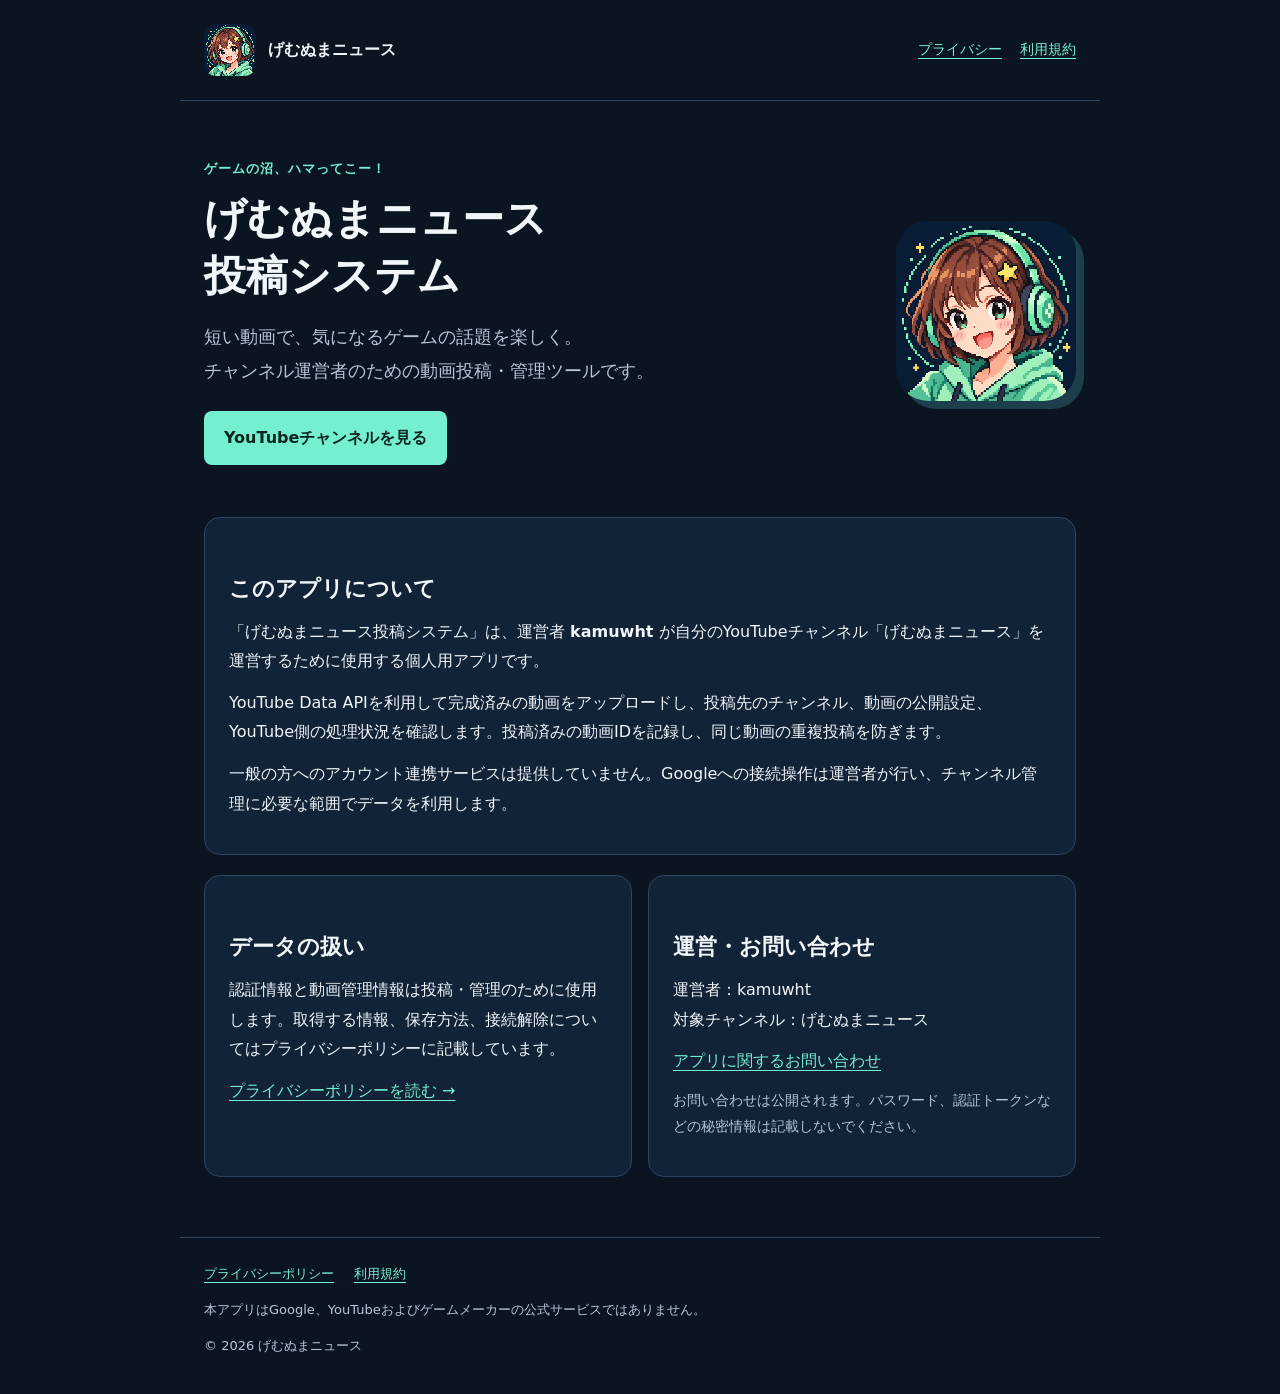
<file: index.html>
<!doctype html>
<html lang="ja"><head><meta charset="utf-8"><meta name="viewport" content="width=device-width,initial-scale=1"><title>げむぬまニュース投稿システム</title><meta name="description" content="げむぬまニュースのチャンネル運営者が、自分のYouTubeチャンネルへの動画投稿と投稿状況の確認に使用する個人用ツールです。"><link rel="stylesheet" href="styles.css"><link rel="icon" href="icon.png"></head>
<body><header><a class="brand" href="./"><img src="icon.png" alt="げむぬまの女の子キャラクター"><span>げむぬまニュース</span></a><nav class="nav" aria-label="サイト内"><a href="privacy.html">プライバシー</a><a href="terms.html">利用規約</a></nav></header>
<main><section class="hero"><div><div class="eyebrow">ゲームの沼、ハマってこー！</div><h1>げむぬまニュース<br>投稿システム</h1><p class="lead">短い動画で、気になるゲームの話題を楽しく。<br>チャンネル運営者のための動画投稿・管理ツールです。</p><a class="button" href="https://www.youtube.com/channel/UC-5TUP2sukR2RYY7Fdi2tOQ">YouTubeチャンネルを見る</a></div><img src="icon.png" alt="茶色のボブ、星の髪飾り、ミント色のヘッドホンの女の子"></section>
<section class="card"><h2>このアプリについて</h2><p>「げむぬまニュース投稿システム」は、運営者 <strong>kamuwht</strong> が自分のYouTubeチャンネル「げむぬまニュース」を運営するために使用する個人用アプリです。</p><p>YouTube Data APIを利用して完成済みの動画をアップロードし、投稿先のチャンネル、動画の公開設定、YouTube側の処理状況を確認します。投稿済みの動画IDを記録し、同じ動画の重複投稿を防ぎます。</p><p>一般の方へのアカウント連携サービスは提供していません。Googleへの接続操作は運営者が行い、チャンネル管理に必要な範囲でデータを利用します。</p></section>
<div class="grid"><section class="card"><h2>データの扱い</h2><p>認証情報と動画管理情報は投稿・管理のために使用します。取得する情報、保存方法、接続解除についてはプライバシーポリシーに記載しています。</p><a href="privacy.html">プライバシーポリシーを読む →</a></section><section class="card"><h2>運営・お問い合わせ</h2><p>運営者：kamuwht<br>対象チャンネル：げむぬまニュース</p><p><a href="https://github.com/kamuwht/gemunuma-news/issues">アプリに関するお問い合わせ</a></p><p class="small">お問い合わせは公開されます。パスワード、認証トークンなどの秘密情報は記載しないでください。</p></section></div>
</main><footer><div class="footer-links"><a href="privacy.html">プライバシーポリシー</a><a href="terms.html">利用規約</a></div><p>本アプリはGoogle、YouTubeおよびゲームメーカーの公式サービスではありません。</p><p>© 2026 げむぬまニュース</p></footer></body></html>
</file>
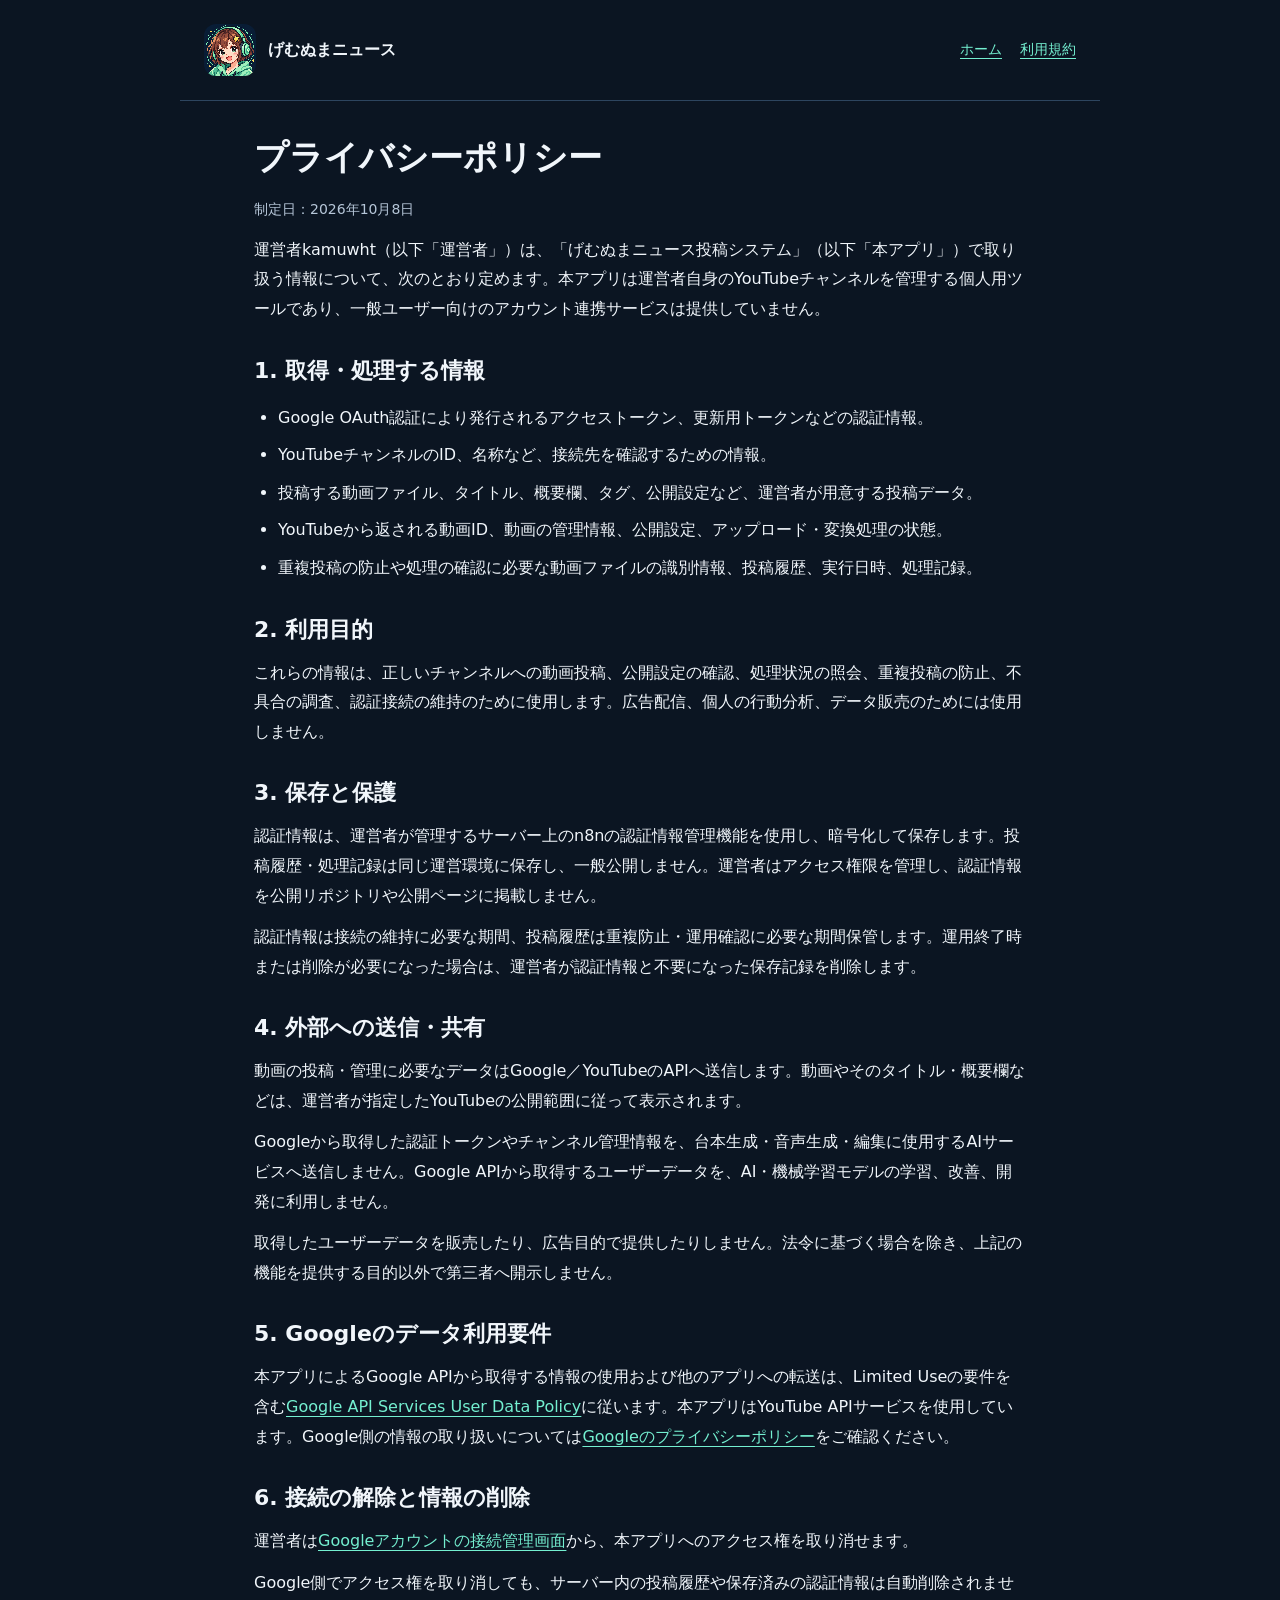
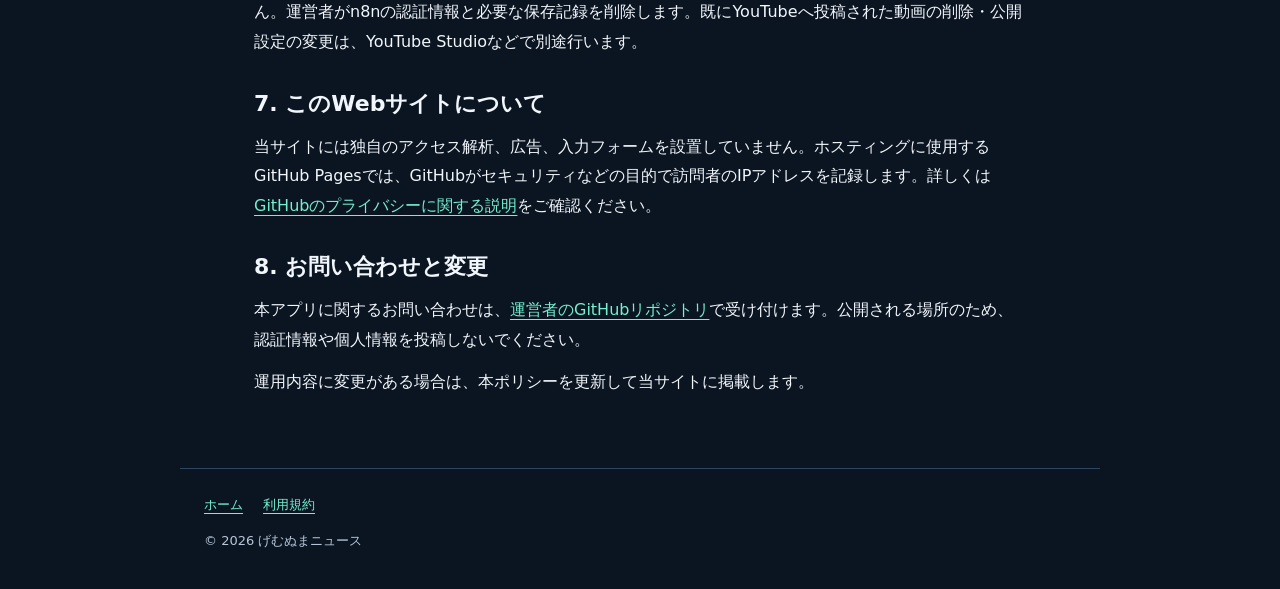
<file: privacy.html>
<!doctype html>
<html lang="ja"><head><meta charset="utf-8"><meta name="viewport" content="width=device-width,initial-scale=1"><title>プライバシーポリシー | げむぬまニュース投稿システム</title><link rel="stylesheet" href="styles.css"><link rel="icon" href="icon.png"></head><body>
<header><a class="brand" href="./"><img src="icon.png" alt=""><span>げむぬまニュース</span></a><nav class="nav" aria-label="サイト内"><a href="./">ホーム</a><a href="terms.html">利用規約</a></nav></header>
<main class="document"><h1>プライバシーポリシー</h1><p class="date">制定日：2026年10月8日</p><p>運営者kamuwht（以下「運営者」）は、「げむぬまニュース投稿システム」（以下「本アプリ」）で取り扱う情報について、次のとおり定めます。本アプリは運営者自身のYouTubeチャンネルを管理する個人用ツールであり、一般ユーザー向けのアカウント連携サービスは提供していません。</p>
<h2>1. 取得・処理する情報</h2><ul><li>Google OAuth認証により発行されるアクセストークン、更新用トークンなどの認証情報。</li><li>YouTubeチャンネルのID、名称など、接続先を確認するための情報。</li><li>投稿する動画ファイル、タイトル、概要欄、タグ、公開設定など、運営者が用意する投稿データ。</li><li>YouTubeから返される動画ID、動画の管理情報、公開設定、アップロード・変換処理の状態。</li><li>重複投稿の防止や処理の確認に必要な動画ファイルの識別情報、投稿履歴、実行日時、処理記録。</li></ul>
<h2>2. 利用目的</h2><p>これらの情報は、正しいチャンネルへの動画投稿、公開設定の確認、処理状況の照会、重複投稿の防止、不具合の調査、認証接続の維持のために使用します。広告配信、個人の行動分析、データ販売のためには使用しません。</p>
<h2>3. 保存と保護</h2><p>認証情報は、運営者が管理するサーバー上のn8nの認証情報管理機能を使用し、暗号化して保存します。投稿履歴・処理記録は同じ運営環境に保存し、一般公開しません。運営者はアクセス権限を管理し、認証情報を公開リポジトリや公開ページに掲載しません。</p><p>認証情報は接続の維持に必要な期間、投稿履歴は重複防止・運用確認に必要な期間保管します。運用終了時または削除が必要になった場合は、運営者が認証情報と不要になった保存記録を削除します。</p>
<h2>4. 外部への送信・共有</h2><p>動画の投稿・管理に必要なデータはGoogle／YouTubeのAPIへ送信します。動画やそのタイトル・概要欄などは、運営者が指定したYouTubeの公開範囲に従って表示されます。</p><p>Googleから取得した認証トークンやチャンネル管理情報を、台本生成・音声生成・編集に使用するAIサービスへ送信しません。Google APIから取得するユーザーデータを、AI・機械学習モデルの学習、改善、開発に利用しません。</p><p>取得したユーザーデータを販売したり、広告目的で提供したりしません。法令に基づく場合を除き、上記の機能を提供する目的以外で第三者へ開示しません。</p>
<h2>5. Googleのデータ利用要件</h2><p>本アプリによるGoogle APIから取得する情報の使用および他のアプリへの転送は、Limited Useの要件を含む<a href="https://developers.google.com/terms/api-services-user-data-policy">Google API Services User Data Policy</a>に従います。本アプリはYouTube APIサービスを使用しています。Google側の情報の取り扱いについては<a href="https://policies.google.com/privacy">Googleのプライバシーポリシー</a>をご確認ください。</p>
<h2>6. 接続の解除と情報の削除</h2><p>運営者は<a href="https://myaccount.google.com/connections">Googleアカウントの接続管理画面</a>から、本アプリへのアクセス権を取り消せます。</p><p>Google側でアクセス権を取り消しても、サーバー内の投稿履歴や保存済みの認証情報は自動削除されません。運営者がn8nの認証情報と必要な保存記録を削除します。既にYouTubeへ投稿された動画の削除・公開設定の変更は、YouTube Studioなどで別途行います。</p>
<h2>7. このWebサイトについて</h2><p>当サイトには独自のアクセス解析、広告、入力フォームを設置していません。ホスティングに使用するGitHub Pagesでは、GitHubがセキュリティなどの目的で訪問者のIPアドレスを記録します。詳しくは<a href="https://docs.github.com/en/site-policy/privacy-policies/github-general-privacy-statement">GitHubのプライバシーに関する説明</a>をご確認ください。</p>
<h2>8. お問い合わせと変更</h2><p>本アプリに関するお問い合わせは、<a href="https://github.com/kamuwht/gemunuma-news/issues">運営者のGitHubリポジトリ</a>で受け付けます。公開される場所のため、認証情報や個人情報を投稿しないでください。</p><p>運用内容に変更がある場合は、本ポリシーを更新して当サイトに掲載します。</p></main>
<footer><div class="footer-links"><a href="./">ホーム</a><a href="terms.html">利用規約</a></div><p>© 2026 げむぬまニュース</p></footer></body></html>
</file>
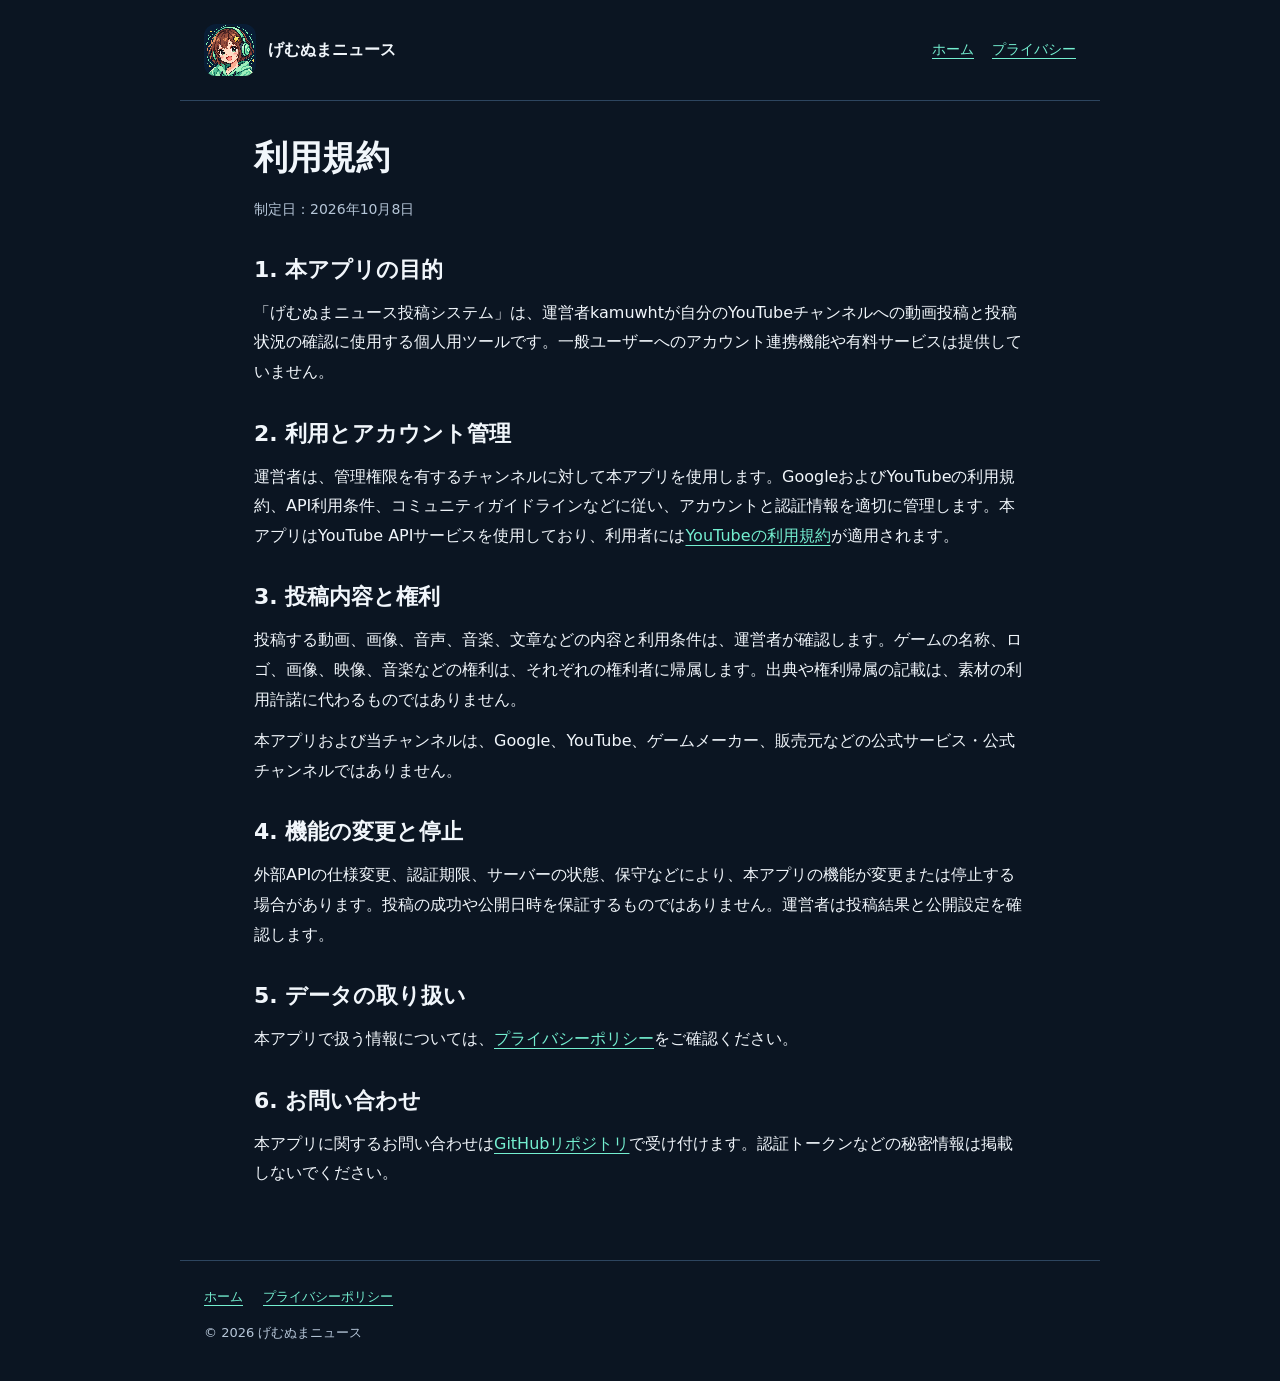
<file: terms.html>
<!doctype html>
<html lang="ja"><head><meta charset="utf-8"><meta name="viewport" content="width=device-width,initial-scale=1"><title>利用規約 | げむぬまニュース投稿システム</title><link rel="stylesheet" href="styles.css"><link rel="icon" href="icon.png"></head><body>
<header><a class="brand" href="./"><img src="icon.png" alt=""><span>げむぬまニュース</span></a><nav class="nav" aria-label="サイト内"><a href="./">ホーム</a><a href="privacy.html">プライバシー</a></nav></header>
<main class="document"><h1>利用規約</h1><p class="date">制定日：2026年10月8日</p><h2>1. 本アプリの目的</h2><p>「げむぬまニュース投稿システム」は、運営者kamuwhtが自分のYouTubeチャンネルへの動画投稿と投稿状況の確認に使用する個人用ツールです。一般ユーザーへのアカウント連携機能や有料サービスは提供していません。</p>
<h2>2. 利用とアカウント管理</h2><p>運営者は、管理権限を有するチャンネルに対して本アプリを使用します。GoogleおよびYouTubeの利用規約、API利用条件、コミュニティガイドラインなどに従い、アカウントと認証情報を適切に管理します。本アプリはYouTube APIサービスを使用しており、利用者には<a href="https://www.youtube.com/t/terms">YouTubeの利用規約</a>が適用されます。</p>
<h2>3. 投稿内容と権利</h2><p>投稿する動画、画像、音声、音楽、文章などの内容と利用条件は、運営者が確認します。ゲームの名称、ロゴ、画像、映像、音楽などの権利は、それぞれの権利者に帰属します。出典や権利帰属の記載は、素材の利用許諾に代わるものではありません。</p><p>本アプリおよび当チャンネルは、Google、YouTube、ゲームメーカー、販売元などの公式サービス・公式チャンネルではありません。</p>
<h2>4. 機能の変更と停止</h2><p>外部APIの仕様変更、認証期限、サーバーの状態、保守などにより、本アプリの機能が変更または停止する場合があります。投稿の成功や公開日時を保証するものではありません。運営者は投稿結果と公開設定を確認します。</p>
<h2>5. データの取り扱い</h2><p>本アプリで扱う情報については、<a href="privacy.html">プライバシーポリシー</a>をご確認ください。</p>
<h2>6. お問い合わせ</h2><p>本アプリに関するお問い合わせは<a href="https://github.com/kamuwht/gemunuma-news/issues">GitHubリポジトリ</a>で受け付けます。認証トークンなどの秘密情報は掲載しないでください。</p></main>
<footer><div class="footer-links"><a href="./">ホーム</a><a href="privacy.html">プライバシーポリシー</a></div><p>© 2026 げむぬまニュース</p></footer></body></html>
</file>
<file: styles.css>
:root{color-scheme:dark;--bg:#0b1522;--panel:#122337;--text:#f1f6fb;--muted:#b6c6d8;--mint:#74efd0;--yellow:#ffe178;--line:#2d455f}
*{box-sizing:border-box}body{margin:0;background:var(--bg);color:var(--text);font-family:system-ui,-apple-system,"Segoe UI","Noto Sans JP",sans-serif;line-height:1.85}a{color:var(--mint);text-underline-offset:4px}a:hover{color:var(--yellow)}a:focus-visible{outline:3px solid var(--yellow);outline-offset:5px}header,main,footer{max-width:920px;margin:auto;padding:24px}header{display:flex;align-items:center;justify-content:space-between;gap:20px;border-bottom:1px solid var(--line)}.brand{display:flex;align-items:center;gap:12px;color:var(--text);text-decoration:none;font-weight:750}.brand img{width:52px;height:52px;image-rendering:pixelated;border-radius:12px}.nav{display:flex;gap:18px;font-size:14px}.hero{display:grid;grid-template-columns:1fr 180px;gap:32px;align-items:center;padding:32px 0}.hero img{width:180px;height:180px;border-radius:32px;image-rendering:pixelated;box-shadow:8px 8px 0 #1c3f4b}.eyebrow{color:var(--mint);font-size:13px;font-weight:800;letter-spacing:.08em}h1{font-size:clamp(26px,4.5vw,42px);line-height:1.35;margin:10px 0 16px}h2{font-size:22px;line-height:1.5;margin:30px 0 12px}h3{font-size:18px;margin:22px 0 8px}p{margin:12px 0}.lead{color:var(--muted);font-size:18px}.card{border:1px solid var(--line);background:var(--panel);border-radius:16px;padding:24px;margin:20px 0}.grid{display:grid;grid-template-columns:1fr 1fr;gap:16px}.grid .card{margin:0}.button{display:inline-block;text-decoration:none;background:var(--mint);color:#09251e;font-weight:750;padding:12px 20px;border-radius:8px;margin-top:12px}.button:hover{background:var(--yellow);color:#09251e}.small,.date{font-size:14px;color:var(--muted)}.document{max-width:820px}.document h1{font-size:34px}.document ul{padding-left:24px}.document li{margin:8px 0}footer{border-top:1px solid var(--line);font-size:13px;color:var(--muted);margin-top:36px}.footer-links{display:flex;gap:20px;flex-wrap:wrap}strong{color:var(--text)}@media(max-width:620px){header,main,footer{padding:20px}header{flex-wrap:wrap;gap:14px}.nav{gap:14px}.hero{grid-template-columns:1fr;padding:20px 0}.hero img{width:120px;height:120px;grid-row:1;box-shadow:5px 5px 0 #1c3f4b}.grid{grid-template-columns:1fr}.card{padding:20px}.lead{font-size:16px}.document h1{font-size:28px}}
</file>
